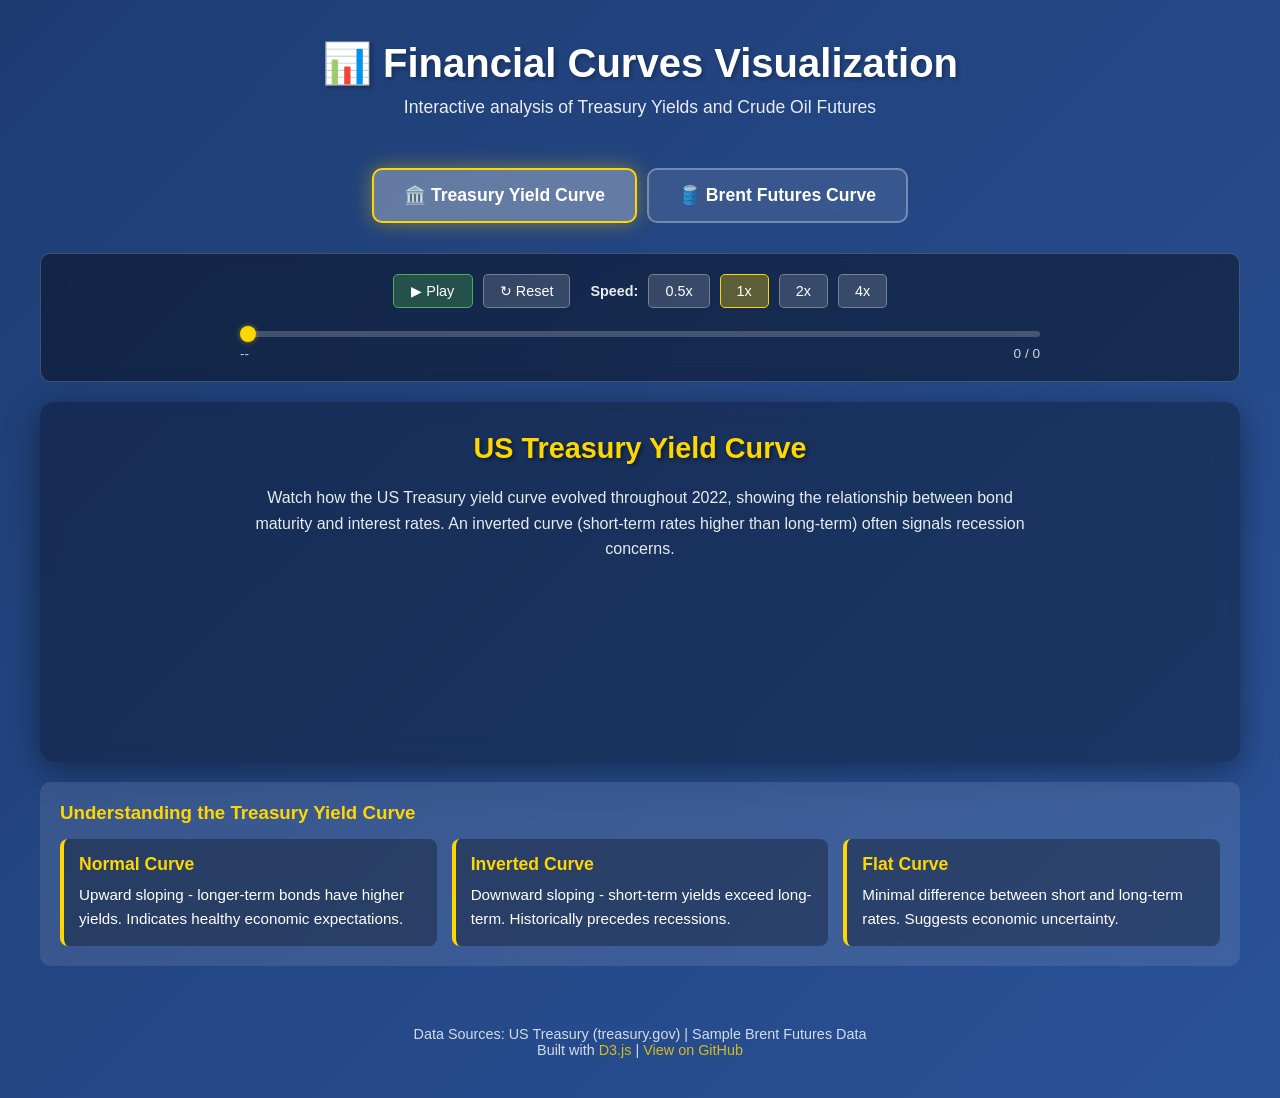
<file: index.html>
<!DOCTYPE html>
<html lang="en">
  <head>
    <meta charset="UTF-8" />
    <meta name="viewport" content="width=device-width, initial-scale=1.0" />
    <title>Financial Curves Visualization</title>
    <script src="https://d3js.org/d3.v6.min.js"></script>
    <style>
      * {
        margin: 0;
        padding: 0;
        box-sizing: border-box;
      }

      body {
        font-family: 'Segoe UI', Tahoma, Geneva, Verdana, sans-serif;
        background: linear-gradient(135deg, #1e3c72 0%, #2a5298 100%);
        color: white;
        min-height: 100vh;
        padding: 20px;
      }

      .container {
        max-width: 1200px;
        margin: 0 auto;
      }

      header {
        text-align: center;
        margin-bottom: 30px;
        padding: 20px;
      }

      h1 {
        font-size: 2.5em;
        margin-bottom: 10px;
        text-shadow: 2px 2px 4px rgba(0, 0, 0, 0.3);
      }

      .subtitle {
        font-size: 1.1em;
        opacity: 0.9;
        margin-top: 10px;
      }

      /* Tab System */
      .tabs {
        display: flex;
        justify-content: center;
        gap: 10px;
        margin-bottom: 30px;
        flex-wrap: wrap;
      }

      .tab-button {
        padding: 15px 30px;
        font-size: 1.1em;
        font-weight: 600;
        background: rgba(255, 255, 255, 0.1);
        border: 2px solid rgba(255, 255, 255, 0.3);
        color: white;
        cursor: pointer;
        border-radius: 10px;
        transition: all 0.3s ease;
        backdrop-filter: blur(10px);
      }

      .tab-button:hover {
        background: rgba(255, 255, 255, 0.2);
        border-color: rgba(255, 255, 255, 0.5);
        transform: translateY(-2px);
        box-shadow: 0 5px 15px rgba(0, 0, 0, 0.3);
      }

      .tab-button.active {
        background: rgba(255, 255, 255, 0.3);
        border-color: #ffd700;
        box-shadow: 0 0 20px rgba(255, 215, 0, 0.4);
      }

      /* Tab Content */
      .tab-content {
        display: none;
        animation: fadeIn 0.5s ease-in;
      }

      .tab-content.active {
        display: block;
      }

      @keyframes fadeIn {
        from {
          opacity: 0;
          transform: translateY(10px);
        }
        to {
          opacity: 1;
          transform: translateY(0);
        }
      }

      /* Visualization Container */
      .viz-container {
        background: rgba(0, 0, 0, 0.3);
        border-radius: 15px;
        padding: 30px;
        backdrop-filter: blur(10px);
        box-shadow: 0 8px 32px rgba(0, 0, 0, 0.4);
        margin-bottom: 20px;
      }

      .viz-title {
        font-size: 1.8em;
        margin-bottom: 20px;
        text-align: center;
        color: #ffd700;
        text-shadow: 2px 2px 4px rgba(0, 0, 0, 0.5);
      }

      .viz-description {
        text-align: center;
        margin-bottom: 20px;
        font-size: 1em;
        opacity: 0.9;
        line-height: 1.6;
        max-width: 800px;
        margin-left: auto;
        margin-right: auto;
      }

      svg {
        display: block;
        margin: 0 auto;
        border-radius: 10px;
      }

      /* Info Panel */
      .info-panel {
        background: rgba(255, 255, 255, 0.1);
        border-radius: 10px;
        padding: 20px;
        margin-top: 20px;
        backdrop-filter: blur(10px);
      }

      .info-panel h3 {
        color: #ffd700;
        margin-bottom: 10px;
      }

      .info-panel p {
        line-height: 1.6;
        margin-bottom: 10px;
      }

      .info-grid {
        display: grid;
        grid-template-columns: repeat(auto-fit, minmax(250px, 1fr));
        gap: 15px;
        margin-top: 15px;
      }

      .info-card {
        background: rgba(0, 0, 0, 0.3);
        padding: 15px;
        border-radius: 8px;
        border-left: 4px solid #ffd700;
      }

      .info-card h4 {
        color: #ffd700;
        margin-bottom: 8px;
        font-size: 1.1em;
      }

      .info-card p {
        font-size: 0.95em;
        margin: 0;
      }

      /* Footer */
      footer {
        text-align: center;
        margin-top: 40px;
        padding: 20px;
        opacity: 0.8;
        font-size: 0.9em;
      }

      footer a {
        color: #ffd700;
        text-decoration: none;
      }

      footer a:hover {
        text-decoration: underline;
      }

      /* Controls Panel */
      .controls-panel {
        background: rgba(0, 0, 0, 0.4);
        border-radius: 10px;
        padding: 20px;
        margin-bottom: 20px;
        backdrop-filter: blur(10px);
        border: 1px solid rgba(255, 255, 255, 0.2);
      }

      .controls-row {
        display: flex;
        align-items: center;
        justify-content: center;
        gap: 20px;
        flex-wrap: wrap;
        margin-bottom: 15px;
      }

      .controls-row:last-child {
        margin-bottom: 0;
      }

      .control-group {
        display: flex;
        align-items: center;
        gap: 10px;
      }

      .control-label {
        font-size: 0.9em;
        opacity: 0.9;
        font-weight: 600;
      }

      .btn {
        padding: 8px 16px;
        background: rgba(255, 255, 255, 0.15);
        border: 1px solid rgba(255, 255, 255, 0.3);
        color: white;
        cursor: pointer;
        border-radius: 5px;
        font-size: 0.9em;
        transition: all 0.2s;
        font-weight: 500;
      }

      .btn:hover {
        background: rgba(255, 255, 255, 0.25);
        border-color: rgba(255, 255, 255, 0.5);
      }

      .btn:active {
        transform: scale(0.95);
      }

      .btn.active {
        background: rgba(255, 215, 0, 0.3);
        border-color: #ffd700;
      }

      .btn-primary {
        background: rgba(76, 175, 80, 0.3);
        border-color: #4caf50;
        min-width: 80px;
      }

      .btn-primary:hover {
        background: rgba(76, 175, 80, 0.5);
      }

      .btn-primary.paused {
        background: rgba(255, 152, 0, 0.3);
        border-color: #ff9800;
      }

      .timeline-container {
        width: 100%;
        max-width: 800px;
      }

      .timeline-slider {
        width: 100%;
        height: 6px;
        background: rgba(255, 255, 255, 0.2);
        border-radius: 3px;
        outline: none;
        -webkit-appearance: none;
        cursor: pointer;
      }

      .timeline-slider::-webkit-slider-thumb {
        -webkit-appearance: none;
        appearance: none;
        width: 16px;
        height: 16px;
        background: #ffd700;
        border-radius: 50%;
        cursor: pointer;
        box-shadow: 0 0 5px rgba(255, 215, 0, 0.5);
      }

      .timeline-slider::-moz-range-thumb {
        width: 16px;
        height: 16px;
        background: #ffd700;
        border-radius: 50%;
        cursor: pointer;
        border: none;
        box-shadow: 0 0 5px rgba(255, 215, 0, 0.5);
      }

      .timeline-info {
        display: flex;
        justify-content: space-between;
        font-size: 0.85em;
        opacity: 0.8;
        margin-top: 5px;
      }

      .hover-tooltip {
        position: absolute;
        background: rgba(0, 0, 0, 0.9);
        color: white;
        padding: 8px 12px;
        border-radius: 5px;
        font-size: 0.85em;
        pointer-events: none;
        opacity: 0;
        transition: opacity 0.2s;
        border: 1px solid rgba(255, 255, 255, 0.3);
        z-index: 1000;
      }

      /* Responsive */
      @media (max-width: 768px) {
        h1 {
          font-size: 2em;
        }

        .tab-button {
          padding: 12px 20px;
          font-size: 1em;
        }

        .viz-container {
          padding: 20px;
        }

        svg {
          max-width: 100%;
          height: auto;
        }

        .controls-row {
          flex-direction: column;
          gap: 10px;
        }

        .control-group {
          width: 100%;
          justify-content: center;
        }
      }
    </style>
  </head>
  <body>
    <div class="container">
      <header>
        <h1>📊 Financial Curves Visualization</h1>
        <p class="subtitle">Interactive analysis of Treasury Yields and Crude Oil Futures</p>
      </header>

      <!-- Tab Navigation -->
      <div class="tabs">
        <button class="tab-button active" onclick="switchTab('treasury')">
          🏛️ Treasury Yield Curve
        </button>
        <button class="tab-button" onclick="switchTab('brent')">
          🛢️ Brent Futures Curve
        </button>
      </div>

      <!-- Treasury Yield Tab -->
      <div id="treasury-tab" class="tab-content active">
        <!-- Controls Panel -->
        <div class="controls-panel">
          <div class="controls-row">
            <div class="control-group">
              <button id="treasury-play-btn" class="btn btn-primary">▶ Play</button>
              <button id="treasury-reset-btn" class="btn">↻ Reset</button>
            </div>
            <div class="control-group">
              <span class="control-label">Speed:</span>
              <button class="btn treasury-speed-btn" data-speed="0.5">0.5x</button>
              <button class="btn treasury-speed-btn active" data-speed="1">1x</button>
              <button class="btn treasury-speed-btn" data-speed="2">2x</button>
              <button class="btn treasury-speed-btn" data-speed="4">4x</button>
            </div>
          </div>
          <div class="controls-row">
            <div class="timeline-container">
              <input type="range" id="treasury-timeline" class="timeline-slider" min="0" max="100" value="0" />
              <div class="timeline-info">
                <span id="treasury-current-date">--</span>
                <span id="treasury-progress">0 / 0</span>
              </div>
            </div>
          </div>
        </div>

        <div class="viz-container">
          <h2 class="viz-title">US Treasury Yield Curve</h2>
          <p class="viz-description">
            Watch how the US Treasury yield curve evolved throughout 2022, showing the relationship
            between bond maturity and interest rates. An inverted curve (short-term rates higher than
            long-term) often signals recession concerns.
          </p>
          <svg id="treasury-svg"></svg>
        </div>

        <div class="info-panel">
          <h3>Understanding the Treasury Yield Curve</h3>
          <div class="info-grid">
            <div class="info-card">
              <h4>Normal Curve</h4>
              <p>Upward sloping - longer-term bonds have higher yields. Indicates healthy economic expectations.</p>
            </div>
            <div class="info-card">
              <h4>Inverted Curve</h4>
              <p>Downward sloping - short-term yields exceed long-term. Historically precedes recessions.</p>
            </div>
            <div class="info-card">
              <h4>Flat Curve</h4>
              <p>Minimal difference between short and long-term rates. Suggests economic uncertainty.</p>
            </div>
          </div>
        </div>
      </div>

      <!-- Brent Futures Tab -->
      <div id="brent-tab" class="tab-content">
        <!-- Controls Panel -->
        <div class="controls-panel">
          <div class="controls-row">
            <div class="control-group">
              <button id="brent-play-btn" class="btn btn-primary">▶ Play</button>
              <button id="brent-reset-btn" class="btn">↻ Reset</button>
            </div>
            <div class="control-group">
              <span class="control-label">Speed:</span>
              <button class="btn brent-speed-btn" data-speed="0.5">0.5x</button>
              <button class="btn brent-speed-btn active" data-speed="1">1x</button>
              <button class="btn brent-speed-btn" data-speed="2">2x</button>
              <button class="btn brent-speed-btn" data-speed="4">4x</button>
            </div>
          </div>
          <div class="controls-row">
            <div class="timeline-container">
              <input type="range" id="brent-timeline" class="timeline-slider" min="0" max="100" value="0" />
              <div class="timeline-info">
                <span id="brent-current-date">--</span>
                <span id="brent-progress">0 / 0</span>
              </div>
            </div>
          </div>
        </div>

        <div class="viz-container">
          <h2 class="viz-title">Brent Crude Oil Futures Curve</h2>
          <p class="viz-description">
            Explore the evolution of Brent crude oil futures prices across different delivery months
            from 2023-2025. The curve shape reveals market sentiment about future supply and demand.
          </p>
          <svg id="brent-svg"></svg>
        </div>

        <div class="info-panel">
          <h3>Understanding Futures Curves</h3>
          <div class="info-grid">
            <div class="info-card">
              <h4>Contango (Upward)</h4>
              <p>Future prices exceed spot prices. Normal market structure reflecting storage costs and stable supply.</p>
            </div>
            <div class="info-card">
              <h4>Backwardation (Downward)</h4>
              <p>Spot prices exceed future prices. Indicates supply tightness or immediate strong demand.</p>
            </div>
            <div class="info-card">
              <h4>Market Signals</h4>
              <p>Sharp changes in curve shape can signal major shifts in supply, demand, or geopolitical factors.</p>
            </div>
          </div>
        </div>
      </div>

      <footer>
        <p>
          Data Sources: US Treasury (treasury.gov) | Sample Brent Futures Data<br>
          Built with <a href="https://d3js.org/" target="_blank">D3.js</a> |
          <a href="https://github.com/Snobben/yield-curve-visualization" target="_blank">View on GitHub</a>
        </p>
      </footer>
    </div>

    <!-- Hover Tooltip -->
    <div id="hover-tooltip" class="hover-tooltip"></div>

    <script>
      // ========================================================================
      // TAB SWITCHING LOGIC
      // ========================================================================
      let currentTab = 'treasury';
      let treasuryInitialized = false;
      let brentInitialized = false;

      function switchTab(tabName) {
        // Update tab buttons
        document.querySelectorAll('.tab-button').forEach(btn => {
          btn.classList.remove('active');
        });
        event.target.classList.add('active');

        // Update tab content
        document.querySelectorAll('.tab-content').forEach(content => {
          content.classList.remove('active');
        });
        document.getElementById(tabName + '-tab').classList.add('active');

        currentTab = tabName;

        // Initialize visualization if not already done
        if (tabName === 'treasury' && !treasuryInitialized) {
          initTreasuryVisualization();
          treasuryInitialized = true;
        } else if (tabName === 'brent' && !brentInitialized) {
          initBrentVisualization();
          brentInitialized = true;
        }
      }

      // ========================================================================
      // TREASURY YIELD CURVE VISUALIZATION
      // ========================================================================
      let treasuryController = null;

      function initTreasuryVisualization() {
        d3.csv('treasuries_cleaned.csv').then((parsedData) => {
          const formattedData = parsedData.map((row) => {
            const date = new Date(row.Date);
            const yields = Object.entries(row)
              .filter(([key, value]) => key !== 'Date')
              .map(([time, rate]) => ({ time, rate: parseFloat(rate) }));
            return { date, yields };
          });

          treasuryController = createTreasuryVisualization(formattedData);
        }).catch(error => {
          console.error('Error loading treasury data:', error);
          document.getElementById('treasury-svg').innerHTML =
            '<text x="450" y="200" fill="white" text-anchor="middle">Error loading data. Please ensure treasuries_cleaned.csv is available.</text>';
        });
      }

      function createTreasuryVisualization(data) {
        const width = 900;
        const height = 400;
        const margin = { top: 100, right: 60, bottom: 60, left: 60 };

        // Animation state
        let dataIndex = 0;
        let isPlaying = false;
        let speed = 1;
        let animationTimeout = null;
        const baseDuration = 200;

        const svg = d3.select('#treasury-svg')
          .attr('width', width)
          .attr('height', height)
          .style('background-color', 'black');

        const g = svg.append('g')
          .attr('transform', `translate(${margin.left},${margin.top})`);

        const xScale = d3.scaleBand()
          .domain(data[0].yields.map((d) => d.time))
          .range([0, width - margin.left - margin.right])
          .padding(0.1);

        const yScale = d3.scaleLinear()
          .domain([0, d3.max(data, (d) => d3.max(d.yields, (yieldPoint) => yieldPoint.rate))])
          .range([height - margin.top - margin.bottom, 0])
          .nice();

        const xAxis = d3.axisBottom(xScale)
          .tickFormat(d => `${d}`)
          .tickSize(-height + margin.top + margin.bottom)
          .tickPadding(10);

        const yAxis = d3.axisLeft(yScale)
          .tickFormat((d) => `${d}%`)
          .tickSize(-width + margin.left + margin.right)
          .tickPadding(10);

        const xAxisGroup = g.append('g')
          .attr('transform', `translate(0,${height - margin.top - margin.bottom})`)
          .call(xAxis)
          .attr('stroke', 'white');

        xAxisGroup.selectAll('.tick text').attr('dx', '-3em');

        g.append('g').call(yAxis).attr('stroke', 'white');

        const title = g.append('text')
          .text('US Treasury yield development in 2022')
          .attr('x', (width - margin.left - margin.right) / 2)
          .attr('y', -margin.top / 2)
          .attr('text-anchor', 'middle')
          .attr('fill', 'white')
          .attr('font-size', '20px')
          .attr('font-weight', 'bold');

        const line = d3.line()
          .x((d) => xScale(d.time) + xScale.bandwidth() / 2)
          .y((d) => yScale(d.rate))
          .curve(d3.curveMonotoneX);

        const primaryPath = g.append('path')
          .attr('fill', 'none')
          .attr('stroke', 'white')
          .attr('stroke-opacity', 1)
          .attr('stroke-width', 3);

        const traceGroup = g.append('g');
        const tracePathsData = [];

        const colorScale = d3.scaleSequential(d3.interpolateViridis)
          .domain([0, data.length - 1]);

        const gradient = g.append('linearGradient')
          .attr('id', 'treasuryColorGradient')
          .attr('gradientUnits', 'objectBoundingBox')
          .attr('x1', 0)
          .attr('y1', 0)
          .attr('x2', 1)
          .attr('y2', 0);

        gradient.append('stop')
          .attr('offset', '0%')
          .attr('stop-color', colorScale(0));

        gradient.append('stop')
          .attr('offset', '100%')
          .attr('stop-color', colorScale(data.length - 1));

        const gradientWidth = width - margin.left - margin.right;
        const gradientHeight = 10;
        const gradientPosX = 0;
        const gradientPosY = height - margin.bottom - gradientHeight;

        g.append('rect')
          .attr('x', gradientPosX)
          .attr('y', gradientPosY)
          .attr('width', gradientWidth)
          .attr('height', gradientHeight)
          .attr('fill', 'url(#treasuryColorGradient)');

        const dateDisplay = g.append('text')
          .attr('x', width - margin.left - margin.right - 100)
          .attr('y', -30)
          .attr('font-size', '16px')
          .attr('font-weight', 'bold')
          .attr('fill', 'white');

        // Update UI elements
        function updateUI() {
          document.getElementById('treasury-current-date').textContent = data[dataIndex].date.toLocaleDateString();
          document.getElementById('treasury-progress').textContent = `${dataIndex + 1} / ${data.length}`;
          document.getElementById('treasury-timeline').value = dataIndex;
          document.getElementById('treasury-timeline').max = data.length - 1;
          dateDisplay.text(data[dataIndex].date.toLocaleDateString());
        }

        // Render current frame
        function renderFrame(index, animate = true) {
          dataIndex = index;
          const currentData = data[dataIndex].yields;

          // Update primary path
          if (animate) {
            primaryPath
              .datum(currentData)
              .transition()
              .duration(baseDuration / speed)
              .attr('d', line);
          } else {
            primaryPath
              .datum(currentData)
              .attr('d', line);
          }

          // Add trace if not already added
          if (!tracePathsData[dataIndex] && dataIndex > 0) {
            const tracePath = traceGroup.append('path')
              .datum(currentData)
              .attr('fill', 'none')
              .attr('stroke', colorScale(dataIndex))
              .attr('stroke-opacity', 0.4)
              .attr('stroke-width', 1)
              .attr('d', line)
              .attr('data-index', dataIndex)
              .style('cursor', 'pointer')
              .on('mouseover', function(event) {
                d3.select(this).attr('stroke-width', 2);
                const tooltip = document.getElementById('hover-tooltip');
                tooltip.textContent = data[dataIndex].date.toLocaleDateString();
                tooltip.style.opacity = '1';
                tooltip.style.left = (event.pageX + 10) + 'px';
                tooltip.style.top = (event.pageY - 10) + 'px';
              })
              .on('mouseout', function() {
                d3.select(this).attr('stroke-width', 1);
                document.getElementById('hover-tooltip').style.opacity = '0';
              });

            tracePath.lower();
            tracePathsData[dataIndex] = true;
          }

          updateUI();
        }

        // Play animation
        function play() {
          if (isPlaying) return;
          isPlaying = true;
          document.getElementById('treasury-play-btn').innerHTML = '⏸ Pause';
          document.getElementById('treasury-play-btn').classList.add('paused');

          function step() {
            if (!isPlaying || currentTab !== 'treasury') return;

            if (dataIndex < data.length - 1) {
              renderFrame(dataIndex + 1, true);
              animationTimeout = setTimeout(step, baseDuration / speed);
            } else {
              stop();
            }
          }

          step();
        }

        // Pause animation
        function pause() {
          isPlaying = false;
          if (animationTimeout) {
            clearTimeout(animationTimeout);
            animationTimeout = null;
          }
          document.getElementById('treasury-play-btn').innerHTML = '▶ Play';
          document.getElementById('treasury-play-btn').classList.remove('paused');
        }

        // Stop and reset
        function stop() {
          pause();
          isPlaying = false;
        }

        // Reset visualization
        function reset() {
          pause();
          traceGroup.selectAll('path').remove();
          tracePathsData.length = 0;
          renderFrame(0, false);
        }

        // Set speed
        function setSpeed(newSpeed) {
          speed = newSpeed;
          document.querySelectorAll('.treasury-speed-btn').forEach(btn => {
            btn.classList.remove('active');
            if (parseFloat(btn.dataset.speed) === newSpeed) {
              btn.classList.add('active');
            }
          });
        }

        // Jump to index
        function jumpTo(index) {
          const wasPlaying = isPlaying;
          pause();

          // Clear traces after the target index
          if (index < dataIndex) {
            traceGroup.selectAll('path').each(function() {
              const pathIndex = parseInt(d3.select(this).attr('data-index'));
              if (pathIndex > index) {
                d3.select(this).remove();
                tracePathsData[pathIndex] = false;
              }
            });
          }

          renderFrame(index, false);

          if (wasPlaying && index < data.length - 1) {
            play();
          }
        }

        // Event listeners
        document.getElementById('treasury-play-btn').onclick = () => {
          if (isPlaying) pause();
          else play();
        };

        document.getElementById('treasury-reset-btn').onclick = reset;

        document.querySelectorAll('.treasury-speed-btn').forEach(btn => {
          btn.onclick = () => setSpeed(parseFloat(btn.dataset.speed));
        });

        document.getElementById('treasury-timeline').oninput = (e) => {
          jumpTo(parseInt(e.target.value));
        };

        // Initialize
        renderFrame(0, false);

        // Return controller
        return { play, pause, stop, reset, setSpeed, jumpTo };
      }

      // ========================================================================
      // BRENT FUTURES CURVE VISUALIZATION
      // ========================================================================
      let brentController = null;

      function initBrentVisualization() {
        d3.csv('brent_futures_curve.csv').then((parsedData) => {
          const formattedData = parsedData.map((row) => {
            const date = new Date(row.Date);
            const prices = Object.entries(row)
              .filter(([key, value]) => key !== 'Date')
              .map(([contract, price]) => ({
                contract,
                price: parseFloat(price),
                monthsOut: contract === 'M1' ? 1 : contract === 'M2' ? 2 :
                           contract === 'M3' ? 3 : contract === 'M6' ? 6 :
                           contract === 'M12' ? 12 : contract === 'M18' ? 18 :
                           contract === 'M24' ? 24 : contract === 'M36' ? 36 : 0
              }));
            return { date, prices };
          });

          brentController = createBrentVisualization(formattedData);
        }).catch(error => {
          console.error('Error loading Brent data:', error);
          document.getElementById('brent-svg').innerHTML =
            '<text x="450" y="200" fill="white" text-anchor="middle">Error loading data. Please ensure brent_futures_curve.csv is available.</text>';
        });
      }

      function createBrentVisualization(data) {
        const width = 900;
        const height = 400;
        const margin = { top: 100, right: 60, bottom: 60, left: 60 };

        // Animation state
        let dataIndex = 0;
        let isPlaying = false;
        let speed = 1;
        let animationTimeout = null;
        const baseDuration = 200;

        const svg = d3.select('#brent-svg')
          .attr('width', width)
          .attr('height', height)
          .style('background-color', 'black');

        const g = svg.append('g')
          .attr('transform', `translate(${margin.left},${margin.top})`);

        const xScale = d3.scaleBand()
          .domain(data[0].prices.map((d) => d.contract))
          .range([0, width - margin.left - margin.right])
          .padding(0.1);

        const yScale = d3.scaleLinear()
          .domain([
            d3.min(data, (d) => d3.min(d.prices, (p) => p.price)) * 0.95,
            d3.max(data, (d) => d3.max(d.prices, (p) => p.price)) * 1.05
          ])
          .range([height - margin.top - margin.bottom, 0])
          .nice();

        const xAxis = d3.axisBottom(xScale)
          .tickFormat(d => d)
          .tickSize(-height + margin.top + margin.bottom)
          .tickPadding(10);

        const yAxis = d3.axisLeft(yScale)
          .tickFormat((d) => `$${d.toFixed(2)}`)
          .tickSize(-width + margin.left + margin.right)
          .tickPadding(10);

        const xAxisGroup = g.append('g')
          .attr('transform', `translate(0,${height - margin.top - margin.bottom})`)
          .call(xAxis)
          .attr('stroke', 'white');

        xAxisGroup.selectAll('.tick text')
          .attr('dx', '-1em')
          .attr('transform', 'rotate(-45)')
          .style('text-anchor', 'end');

        g.append('g')
          .call(yAxis)
          .attr('stroke', 'white');

        const title = g.append('text')
          .text('Brent Crude Oil Futures Curve (2023-2025)')
          .attr('x', (width - margin.left - margin.right) / 2)
          .attr('y', -margin.top / 2)
          .attr('text-anchor', 'middle')
          .attr('fill', 'white')
          .attr('font-size', '20px')
          .attr('font-weight', 'bold');

        const line = d3.line()
          .x((d) => xScale(d.contract) + xScale.bandwidth() / 2)
          .y((d) => yScale(d.price))
          .curve(d3.curveMonotoneX);

        const primaryPath = g.append('path')
          .attr('fill', 'none')
          .attr('stroke', 'white')
          .attr('stroke-opacity', 1)
          .attr('stroke-width', 3);

        const traceGroup = g.append('g');
        const tracePathsData = [];

        const colorScale = d3.scaleSequential(d3.interpolateViridis)
          .domain([0, data.length - 1]);

        const gradient = g.append('linearGradient')
          .attr('id', 'brentColorGradient')
          .attr('gradientUnits', 'objectBoundingBox')
          .attr('x1', 0)
          .attr('y1', 0)
          .attr('x2', 1)
          .attr('y2', 0);

        gradient.append('stop')
          .attr('offset', '0%')
          .attr('stop-color', colorScale(0));

        gradient.append('stop')
          .attr('offset', '100%')
          .attr('stop-color', colorScale(data.length - 1));

        const gradientWidth = width - margin.left - margin.right;
        const gradientHeight = 10;
        const gradientPosX = 0;
        const gradientPosY = height - margin.bottom - gradientHeight - 40;

        g.append('rect')
          .attr('x', gradientPosX)
          .attr('y', gradientPosY)
          .attr('width', gradientWidth)
          .attr('height', gradientHeight)
          .attr('fill', 'url(#brentColorGradient)');

        const curveIndicator = g.append('text')
          .attr('x', width - margin.left - margin.right - 150)
          .attr('y', -50)
          .attr('font-size', '14px')
          .attr('font-weight', 'normal')
          .attr('fill', 'yellow');

        const dateDisplay = g.append('text')
          .attr('x', width - margin.left - margin.right - 150)
          .attr('y', -30)
          .attr('font-size', '16px')
          .attr('font-weight', 'bold')
          .attr('fill', 'white');

        // Update UI elements
        function updateUI() {
          document.getElementById('brent-current-date').textContent = data[dataIndex].date.toLocaleDateString();
          document.getElementById('brent-progress').textContent = `${dataIndex + 1} / ${data.length}`;
          document.getElementById('brent-timeline').value = dataIndex;
          document.getElementById('brent-timeline').max = data.length - 1;
          dateDisplay.text(data[dataIndex].date.toLocaleDateString());
        }

        // Render current frame
        function renderFrame(index, animate = true) {
          dataIndex = index;
          const currentData = data[dataIndex].prices;

          // Update curve shape indicator
          const firstPrice = currentData[0].price;
          const lastPrice = currentData[currentData.length - 1].price;
          const curveShape = lastPrice > firstPrice ? 'Contango' :
                             lastPrice < firstPrice ? 'Backwardation' : 'Flat';
          const curveColor = curveShape === 'Contango' ? '#00ff00' :
                             curveShape === 'Backwardation' ? '#ff6b6b' : '#ffff00';

          curveIndicator
            .text(`Shape: ${curveShape}`)
            .attr('fill', curveColor);

          // Update primary path
          if (animate) {
            primaryPath
              .datum(currentData)
              .transition()
              .duration(baseDuration / speed)
              .attr('d', line);
          } else {
            primaryPath
              .datum(currentData)
              .attr('d', line);
          }

          // Add trace if not already added
          if (!tracePathsData[dataIndex] && dataIndex > 0) {
            const tracePath = traceGroup.append('path')
              .datum(currentData)
              .attr('fill', 'none')
              .attr('stroke', colorScale(dataIndex))
              .attr('stroke-opacity', 0.4)
              .attr('stroke-width', 1)
              .attr('d', line)
              .attr('data-index', dataIndex)
              .style('cursor', 'pointer')
              .on('mouseover', function(event) {
                d3.select(this).attr('stroke-width', 2);
                const tooltip = document.getElementById('hover-tooltip');
                tooltip.textContent = data[dataIndex].date.toLocaleDateString();
                tooltip.style.opacity = '1';
                tooltip.style.left = (event.pageX + 10) + 'px';
                tooltip.style.top = (event.pageY - 10) + 'px';
              })
              .on('mouseout', function() {
                d3.select(this).attr('stroke-width', 1);
                document.getElementById('hover-tooltip').style.opacity = '0';
              });

            tracePath.lower();
            tracePathsData[dataIndex] = true;
          }

          updateUI();
        }

        // Play animation
        function play() {
          if (isPlaying) return;
          isPlaying = true;
          document.getElementById('brent-play-btn').innerHTML = '⏸ Pause';
          document.getElementById('brent-play-btn').classList.add('paused');

          function step() {
            if (!isPlaying || currentTab !== 'brent') return;

            if (dataIndex < data.length - 1) {
              renderFrame(dataIndex + 1, true);
              animationTimeout = setTimeout(step, baseDuration / speed);
            } else {
              stop();
            }
          }

          step();
        }

        // Pause animation
        function pause() {
          isPlaying = false;
          if (animationTimeout) {
            clearTimeout(animationTimeout);
            animationTimeout = null;
          }
          document.getElementById('brent-play-btn').innerHTML = '▶ Play';
          document.getElementById('brent-play-btn').classList.remove('paused');
        }

        // Stop and reset
        function stop() {
          pause();
          isPlaying = false;
        }

        // Reset visualization
        function reset() {
          pause();
          traceGroup.selectAll('path').remove();
          tracePathsData.length = 0;
          renderFrame(0, false);
        }

        // Set speed
        function setSpeed(newSpeed) {
          speed = newSpeed;
          document.querySelectorAll('.brent-speed-btn').forEach(btn => {
            btn.classList.remove('active');
            if (parseFloat(btn.dataset.speed) === newSpeed) {
              btn.classList.add('active');
            }
          });
        }

        // Jump to index
        function jumpTo(index) {
          const wasPlaying = isPlaying;
          pause();

          // Clear traces after the target index
          if (index < dataIndex) {
            traceGroup.selectAll('path').each(function() {
              const pathIndex = parseInt(d3.select(this).attr('data-index'));
              if (pathIndex > index) {
                d3.select(this).remove();
                tracePathsData[pathIndex] = false;
              }
            });
          }

          renderFrame(index, false);

          if (wasPlaying && index < data.length - 1) {
            play();
          }
        }

        // Event listeners
        document.getElementById('brent-play-btn').onclick = () => {
          if (isPlaying) pause();
          else play();
        };

        document.getElementById('brent-reset-btn').onclick = reset;

        document.querySelectorAll('.brent-speed-btn').forEach(btn => {
          btn.onclick = () => setSpeed(parseFloat(btn.dataset.speed));
        });

        document.getElementById('brent-timeline').oninput = (e) => {
          jumpTo(parseInt(e.target.value));
        };

        // Initialize
        renderFrame(0, false);

        // Return controller
        return { play, pause, stop, reset, setSpeed, jumpTo };
      }

      // ========================================================================
      // AUTO-INITIALIZE FIRST TAB
      // ========================================================================
      window.addEventListener('DOMContentLoaded', () => {
        initTreasuryVisualization();
        treasuryInitialized = true;
      });
    </script>
  </body>
</html>
</file>
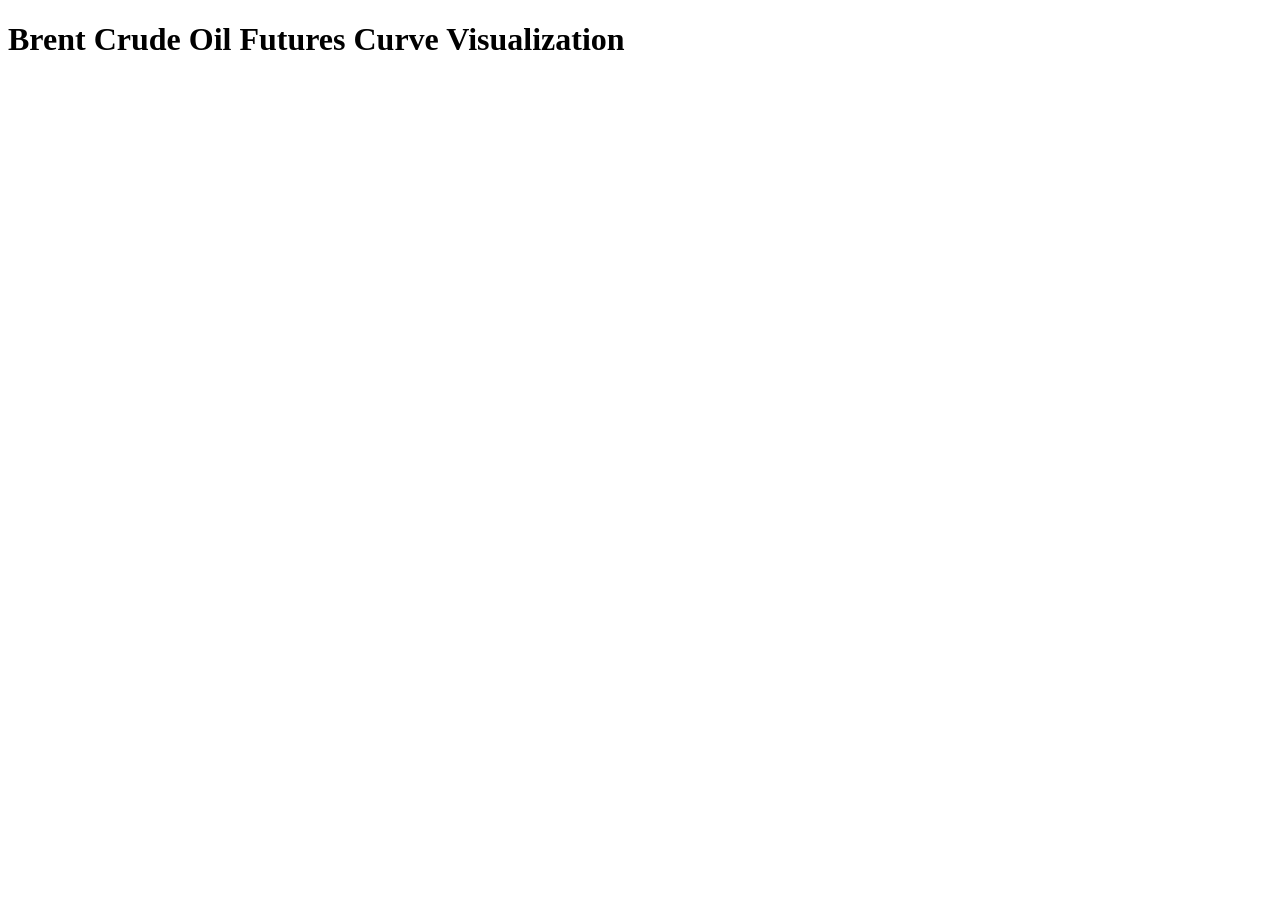
<file: brent-futures.html>
<!DOCTYPE html>
<html lang="en">
  <head>
    <meta charset="UTF-8" />
    <meta name="viewport" content="width=device-width, initial-scale=1.0" />
    <title>Brent Futures Curve Visualization</title>
    <script src="https://d3js.org/d3.v6.min.js"></script>
    <script src="brent-futures-visualization.js"></script>
  </head>
  <body>
    <h1>Brent Crude Oil Futures Curve Visualization</h1>
    <svg></svg>
  </body>
</html>
</file>
